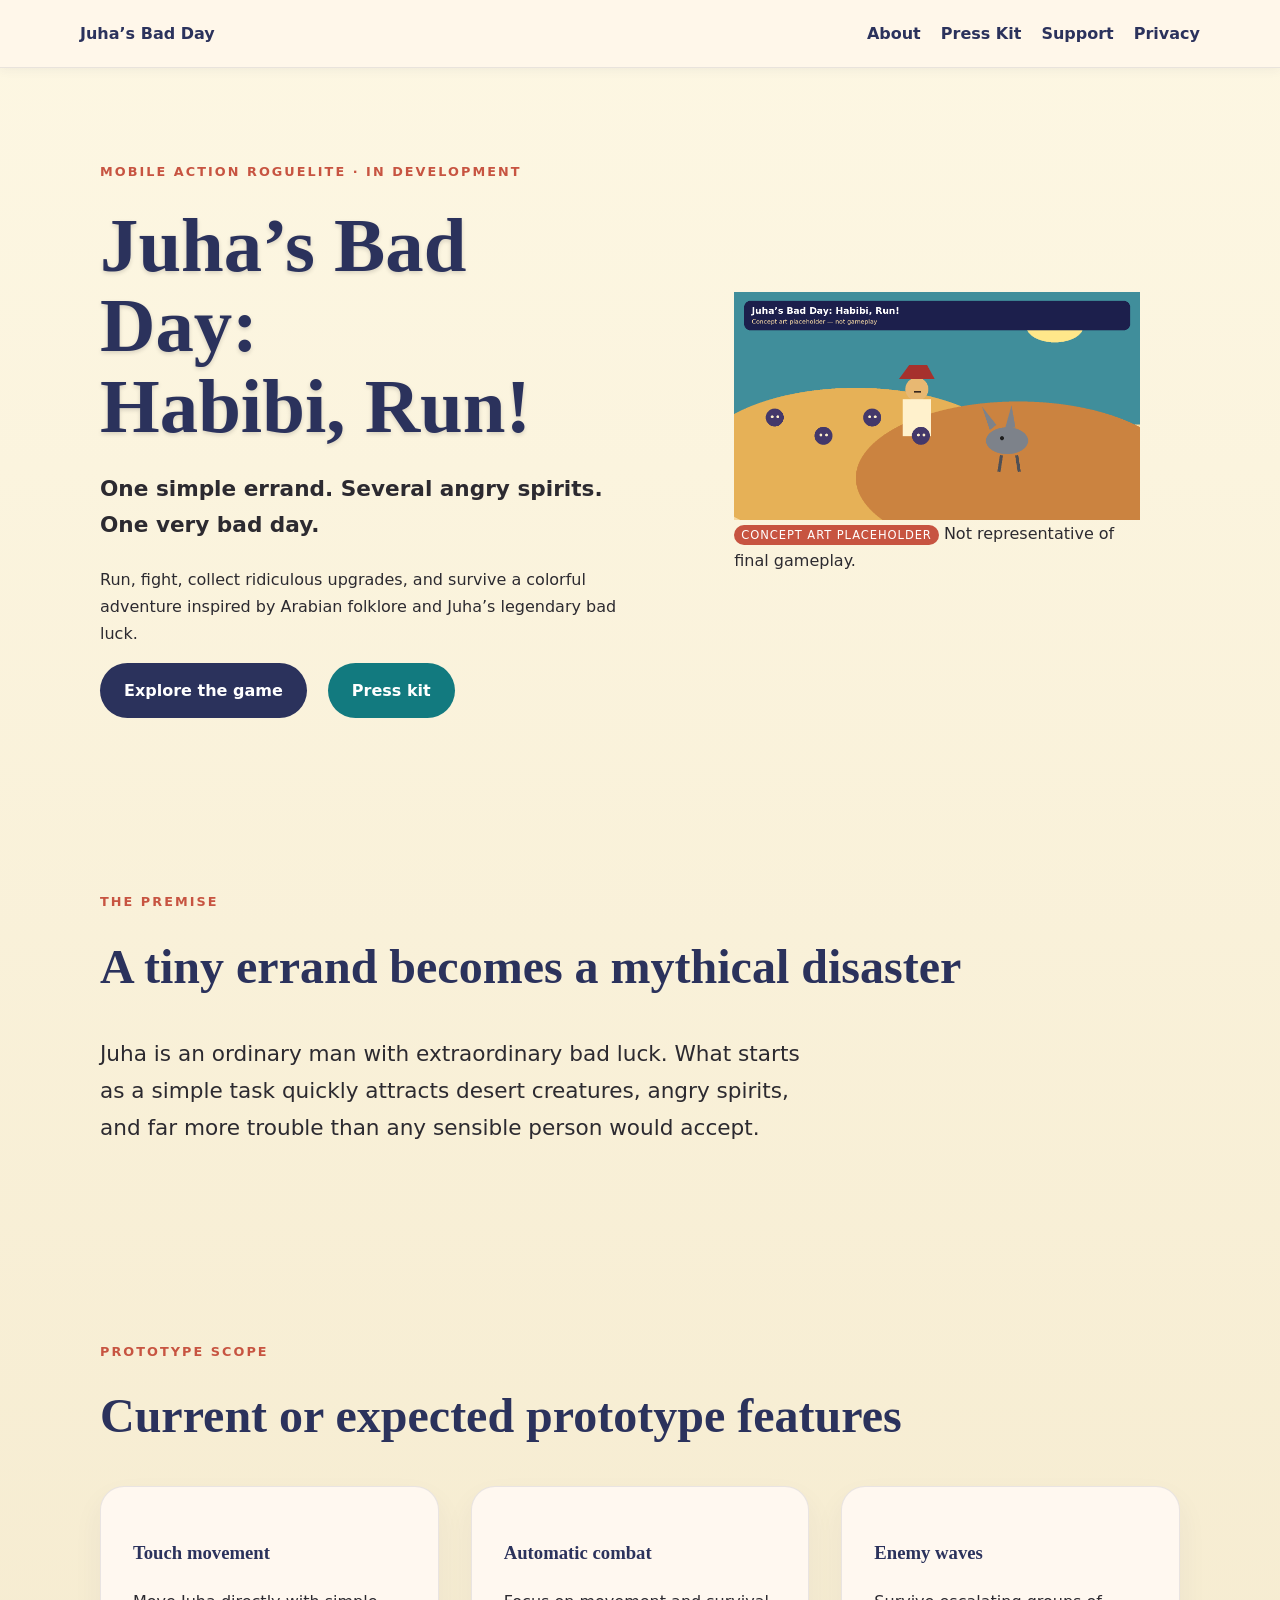
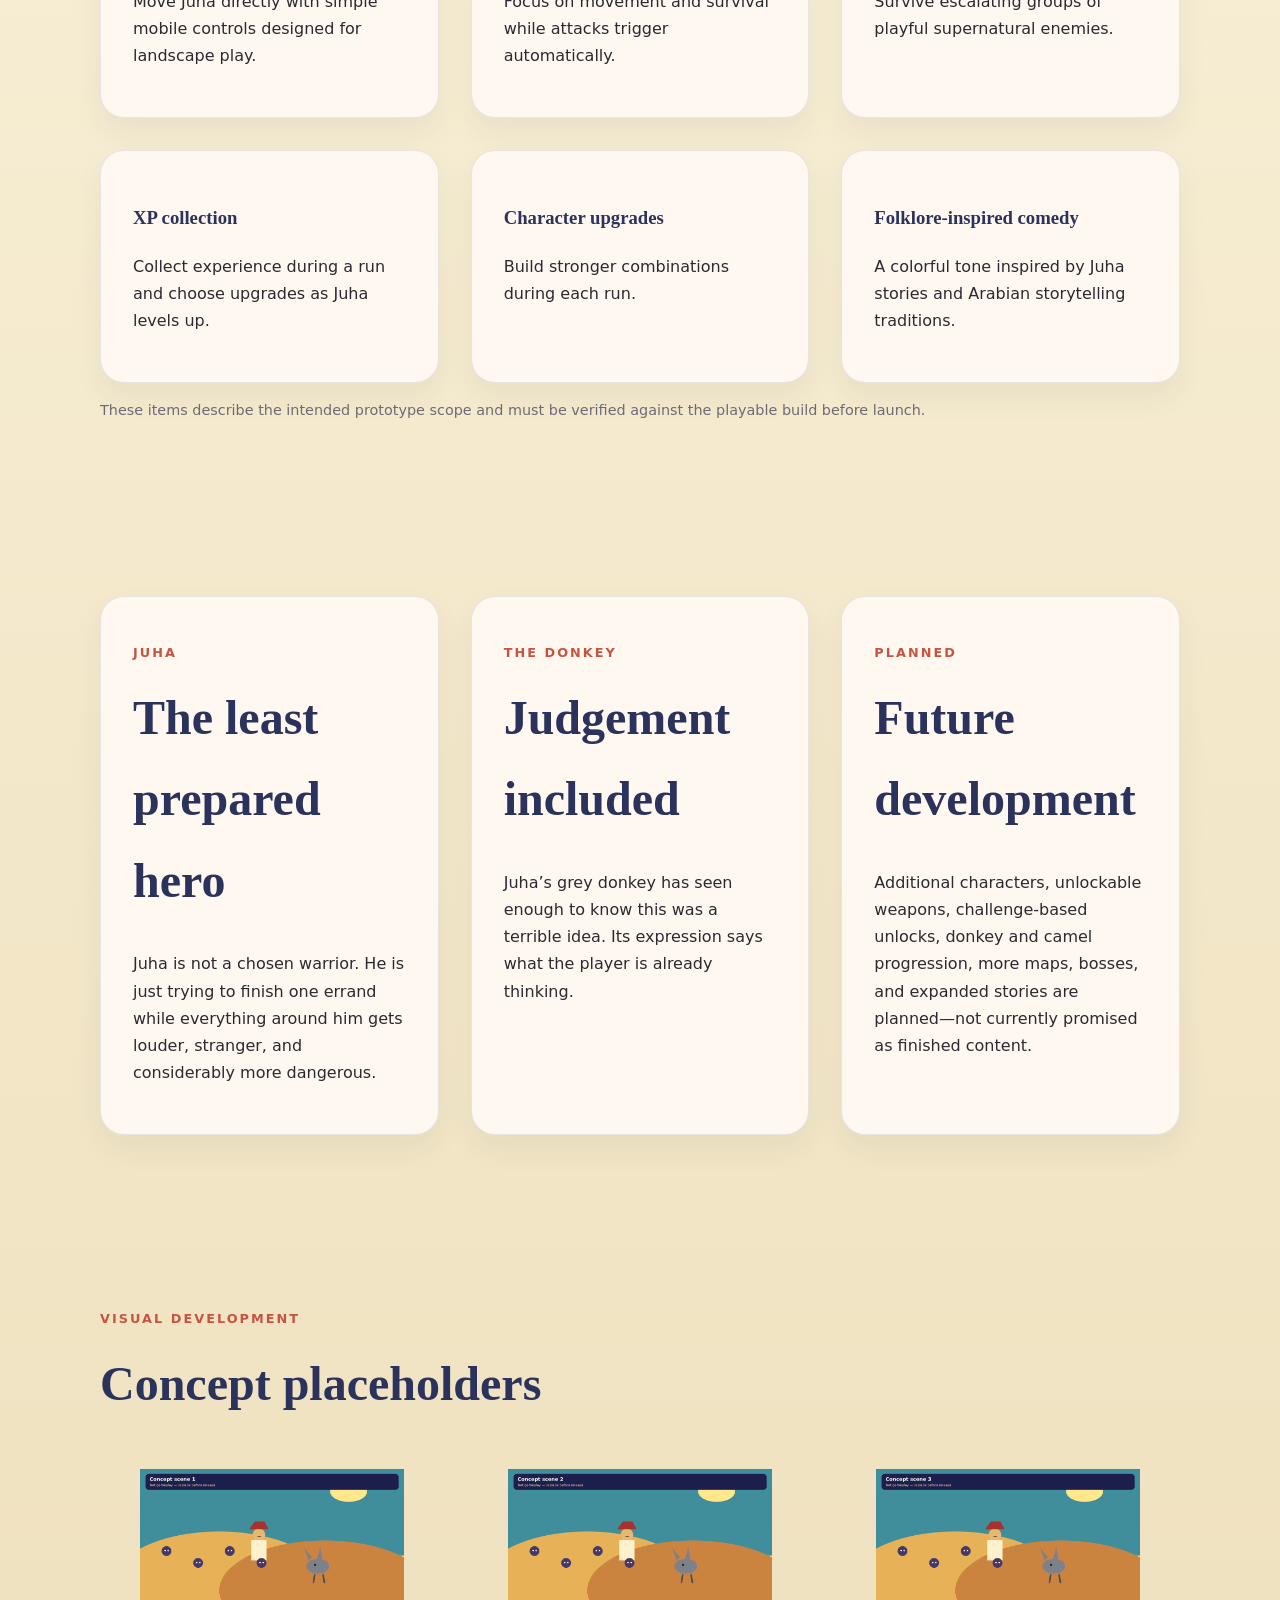
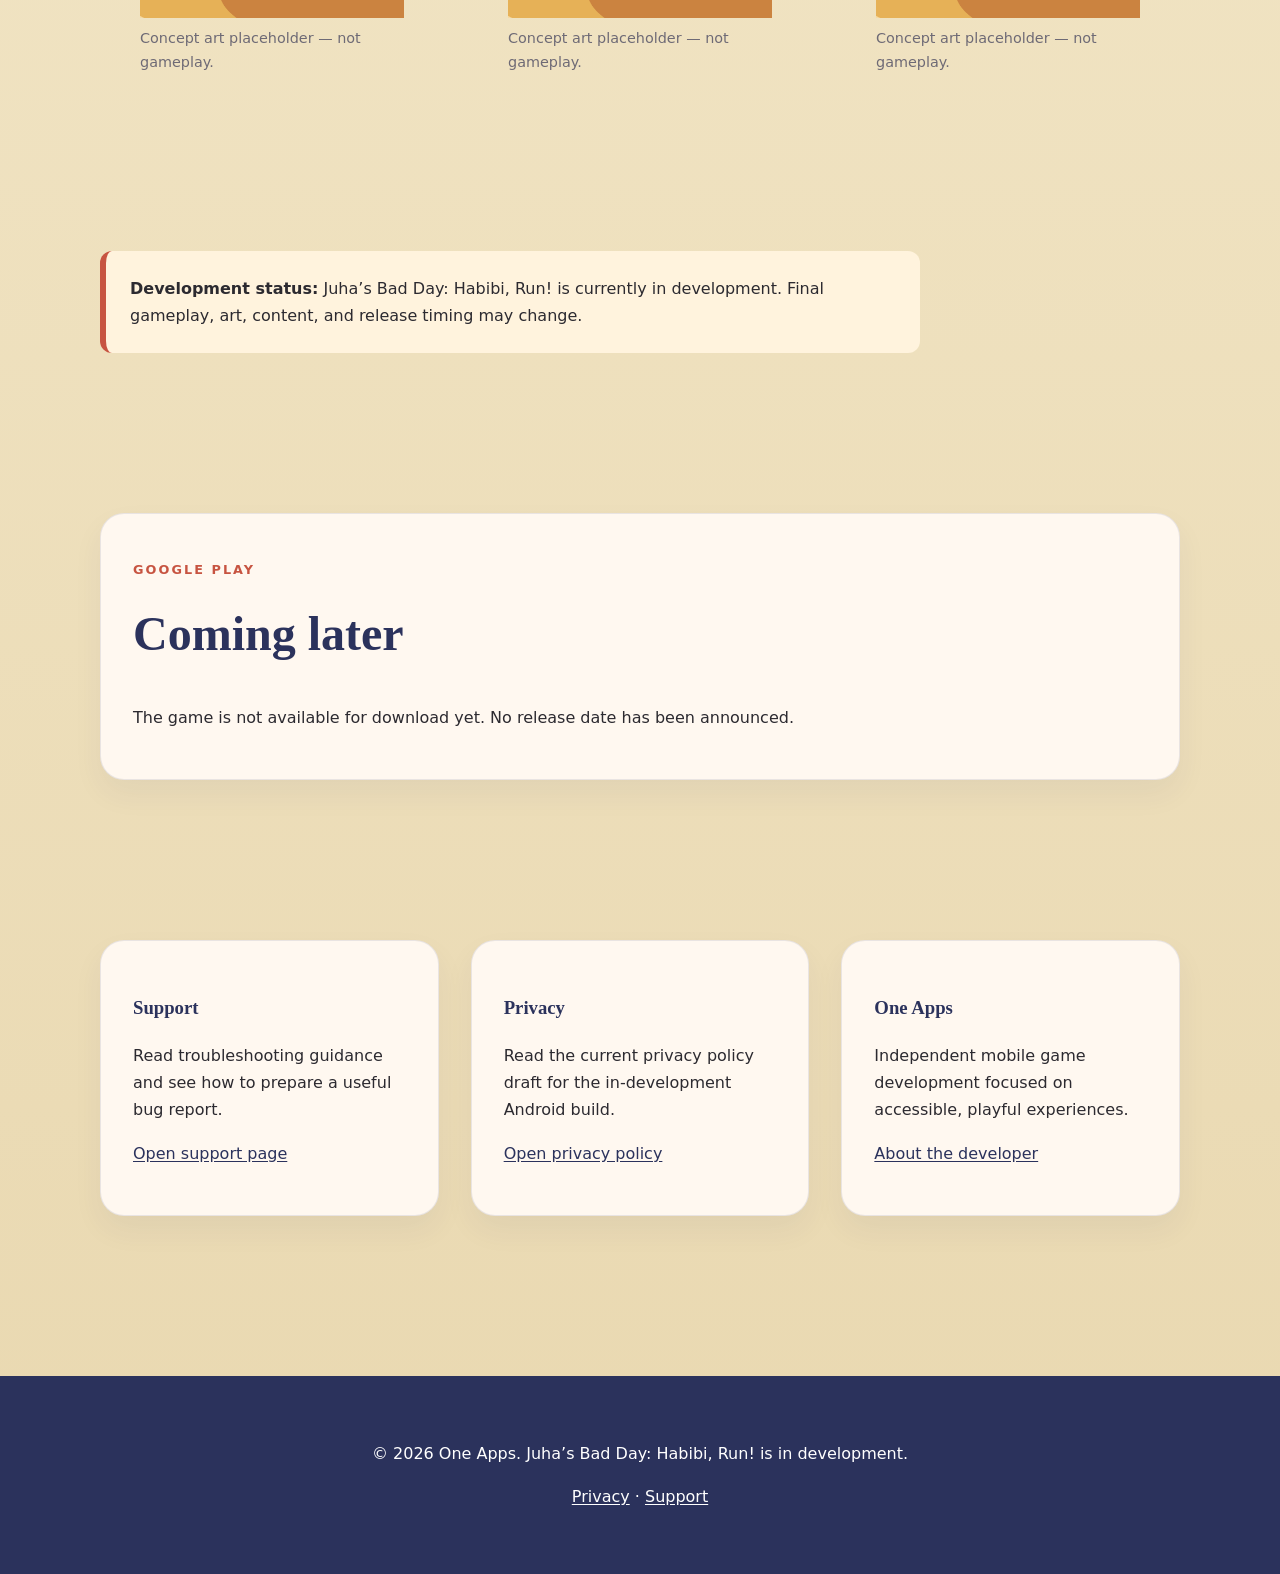
<file: index.html>
<!doctype html>
<html lang="en">
<head>
  <meta charset="utf-8">
  <meta name="viewport" content="width=device-width,initial-scale=1">
  <title>Juha’s Bad Day: Habibi, Run!</title>
  <meta name="description" content="A humorous mobile survivors-like inspired by Arabian folklore, Juha stories, desert adventures, and one very bad day.">
  <meta property="og:title" content="Juha’s Bad Day: Habibi, Run!">
  <meta property="og:description" content="A humorous mobile survivors-like inspired by Arabian folklore, Juha stories, desert adventures, and one very bad day.">
  <meta property="og:type" content="website">
  <meta property="og:image" content="hero-concept-1600x900.png">
  <meta name="theme-color" content="#0d5f63">
  <link rel="icon" href="favicon-48.png" sizes="48x48">
  <link rel="stylesheet" href="styles.css">
</head>
<body>
<header class="site-header">
  <a class="brand" href="index.html">Juha’s Bad Day</a>
  <nav aria-label="Primary navigation">
    <a href="about.html">About</a>
    <a href="presskit.html">Press Kit</a>
    <a href="support.html">Support</a>
    <a href="privacy.html">Privacy</a>
  </nav>
</header>
<main>
<section class="hero">
  <div>
    <p class="eyebrow">Mobile action roguelite · In development</p>
    <h1>Juha’s Bad Day:<br>Habibi, Run!</h1>
    <p class="lead"><strong>One simple errand. Several angry spirits. One very bad day.</strong></p>
    <p>Run, fight, collect ridiculous upgrades, and survive a colorful adventure inspired by Arabian folklore and Juha’s legendary bad luck.</p>
    <a class="button" href="#game">Explore the game</a>
    <a class="button alt" href="presskit.html">Press kit</a>
  </div>
  <figure>
    <img src="hero-concept-1600x900.png" alt="Concept art placeholder showing Juha and a grey donkey fleeing through a colorful desert">
    <figcaption><span class="asset-badge">Concept art placeholder</span> Not representative of final gameplay.</figcaption>
  </figure>
</section>
<section id="game">
  <p class="eyebrow">The premise</p>
  <h2>A tiny errand becomes a mythical disaster</h2>
  <p class="lead">Juha is an ordinary man with extraordinary bad luck. What starts as a simple task quickly attracts desert creatures, angry spirits, and far more trouble than any sensible person would accept.</p>
</section>
<section>
  <p class="eyebrow">Prototype scope</p>
  <h2>Current or expected prototype features</h2>
  <div class="grid">
    <article class="card"><h3>Touch movement</h3><p>Move Juha directly with simple mobile controls designed for landscape play.</p></article>
    <article class="card"><h3>Automatic combat</h3><p>Focus on movement and survival while attacks trigger automatically.</p></article>
    <article class="card"><h3>Enemy waves</h3><p>Survive escalating groups of playful supernatural enemies.</p></article>
    <article class="card"><h3>XP collection</h3><p>Collect experience during a run and choose upgrades as Juha levels up.</p></article>
    <article class="card"><h3>Character upgrades</h3><p>Build stronger combinations during each run.</p></article>
    <article class="card"><h3>Folklore-inspired comedy</h3><p>A colorful tone inspired by Juha stories and Arabian storytelling traditions.</p></article>
  </div>
  <p class="small">These items describe the intended prototype scope and must be verified against the playable build before launch.</p>
</section>
<section>
  <div class="grid">
    <article class="card"><p class="eyebrow">Juha</p><h2>The least prepared hero</h2><p>Juha is not a chosen warrior. He is just trying to finish one errand while everything around him gets louder, stranger, and considerably more dangerous.</p></article>
    <article class="card"><p class="eyebrow">The donkey</p><h2>Judgement included</h2><p>Juha’s grey donkey has seen enough to know this was a terrible idea. Its expression says what the player is already thinking.</p></article>
    <article class="card"><p class="eyebrow">Planned</p><h2>Future development</h2><p>Additional characters, unlockable weapons, challenge-based unlocks, donkey and camel progression, more maps, bosses, and expanded stories are planned—not currently promised as finished content.</p></article>
  </div>
</section>
<section>
  <p class="eyebrow">Visual development</p>
  <h2>Concept placeholders</h2>
  <div class="gallery">
    <figure><img src="phone-concept-01-1920x1080.png" alt="Concept placeholder of Juha fleeing dust spirits"><figcaption>Concept art placeholder — not gameplay.</figcaption></figure>
    <figure><img src="phone-concept-02-1920x1080.png" alt="Concept placeholder of Juha collecting an upgrade"><figcaption>Concept art placeholder — not gameplay.</figcaption></figure>
    <figure><img src="phone-concept-03-1920x1080.png" alt="Concept placeholder of Juha and his donkey in a desert"><figcaption>Concept art placeholder — not gameplay.</figcaption></figure>
  </div>
</section>
<section>
  <div class="notice"><strong>Development status:</strong> Juha’s Bad Day: Habibi, Run! is currently in development. Final gameplay, art, content, and release timing may change.</div>
</section>
<section>
  <div class="card"><p class="eyebrow">Google Play</p><h2>Coming later</h2><p>The game is not available for download yet. No release date has been announced.</p></div>
</section>
<section>
  <div class="grid"><article class="card"><h3>Support</h3><p>Read troubleshooting guidance and see how to prepare a useful bug report.</p><p><a href="support.html">Open support page</a></p></article><article class="card"><h3>Privacy</h3><p>Read the current privacy policy draft for the in-development Android build.</p><p><a href="privacy.html">Open privacy policy</a></p></article><article class="card"><h3>One Apps</h3><p>Independent mobile game development focused on accessible, playful experiences.</p><p><a href="about.html">About the developer</a></p></article></div>
</section>
</main>
<footer>
  <p>© 2026 One Apps. Juha’s Bad Day: Habibi, Run! is in development.</p>
  <p><a href="privacy.html">Privacy</a> · <a href="support.html">Support</a></p>
</footer>
<script src="site.js" defer></script>
</body>
</html>
</file>
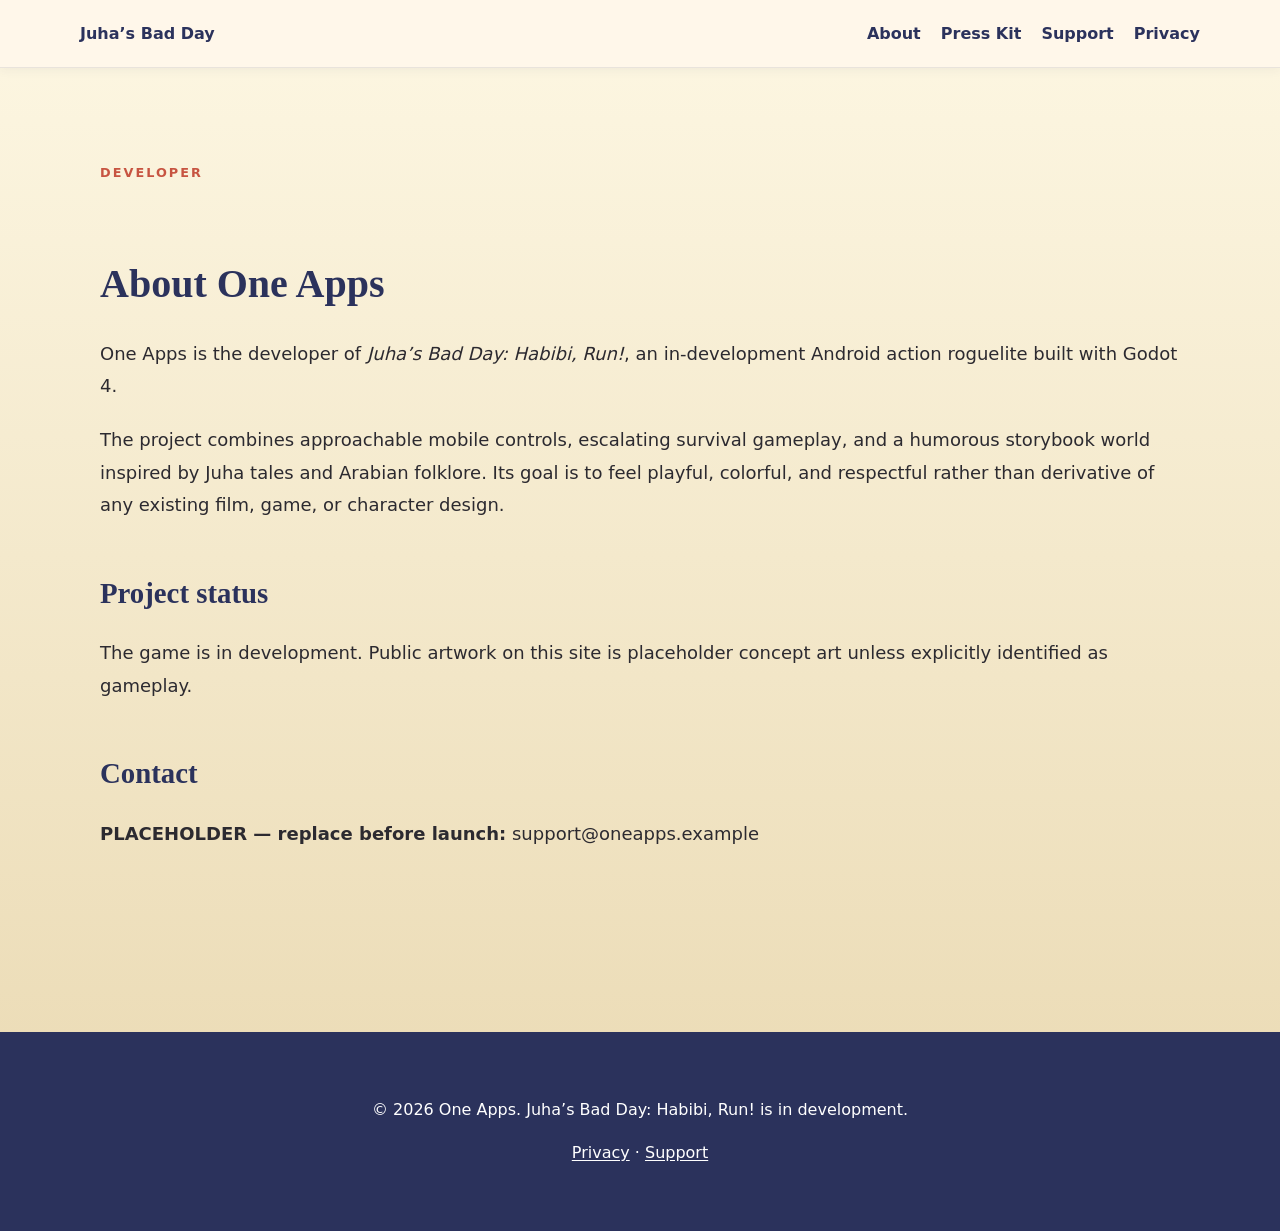
<file: about.html>
<!doctype html>
<html lang="en">
<head>
  <meta charset="utf-8">
  <meta name="viewport" content="width=device-width,initial-scale=1">
  <title>About — One Apps</title>
  <meta name="description" content="About One Apps and the in-development game Juha’s Bad Day: Habibi, Run!">
  <meta property="og:title" content="About — One Apps">
  <meta property="og:description" content="About One Apps and the in-development game Juha’s Bad Day: Habibi, Run!">
  <meta property="og:type" content="website">
  <meta property="og:image" content="hero-concept-1600x900.png">
  <meta name="theme-color" content="#0d5f63">
  <link rel="icon" href="favicon-48.png" sizes="48x48">
  <link rel="stylesheet" href="styles.css">
</head>
<body>
<header class="site-header">
  <a class="brand" href="index.html">Juha’s Bad Day</a>
  <nav aria-label="Primary navigation">
    <a href="about.html">About</a>
    <a href="presskit.html">Press Kit</a>
    <a href="support.html">Support</a>
    <a href="privacy.html">Privacy</a>
  </nav>
</header>
<main><section class="prose"><p class="eyebrow">Developer</p><h1>About One Apps</h1><p>One Apps is the developer of <em>Juha’s Bad Day: Habibi, Run!</em>, an in-development Android action roguelite built with Godot 4.</p><p>The project combines approachable mobile controls, escalating survival gameplay, and a humorous storybook world inspired by Juha tales and Arabian folklore. Its goal is to feel playful, colorful, and respectful rather than derivative of any existing film, game, or character design.</p><h2>Project status</h2><p>The game is in development. Public artwork on this site is placeholder concept art unless explicitly identified as gameplay.</p><h2>Contact</h2><p><strong>PLACEHOLDER — replace before launch:</strong> support@oneapps.example</p></section></main>
<footer>
  <p>© 2026 One Apps. Juha’s Bad Day: Habibi, Run! is in development.</p>
  <p><a href="privacy.html">Privacy</a> · <a href="support.html">Support</a></p>
</footer>
<script src="site.js" defer></script>
</body>
</html>
</file>
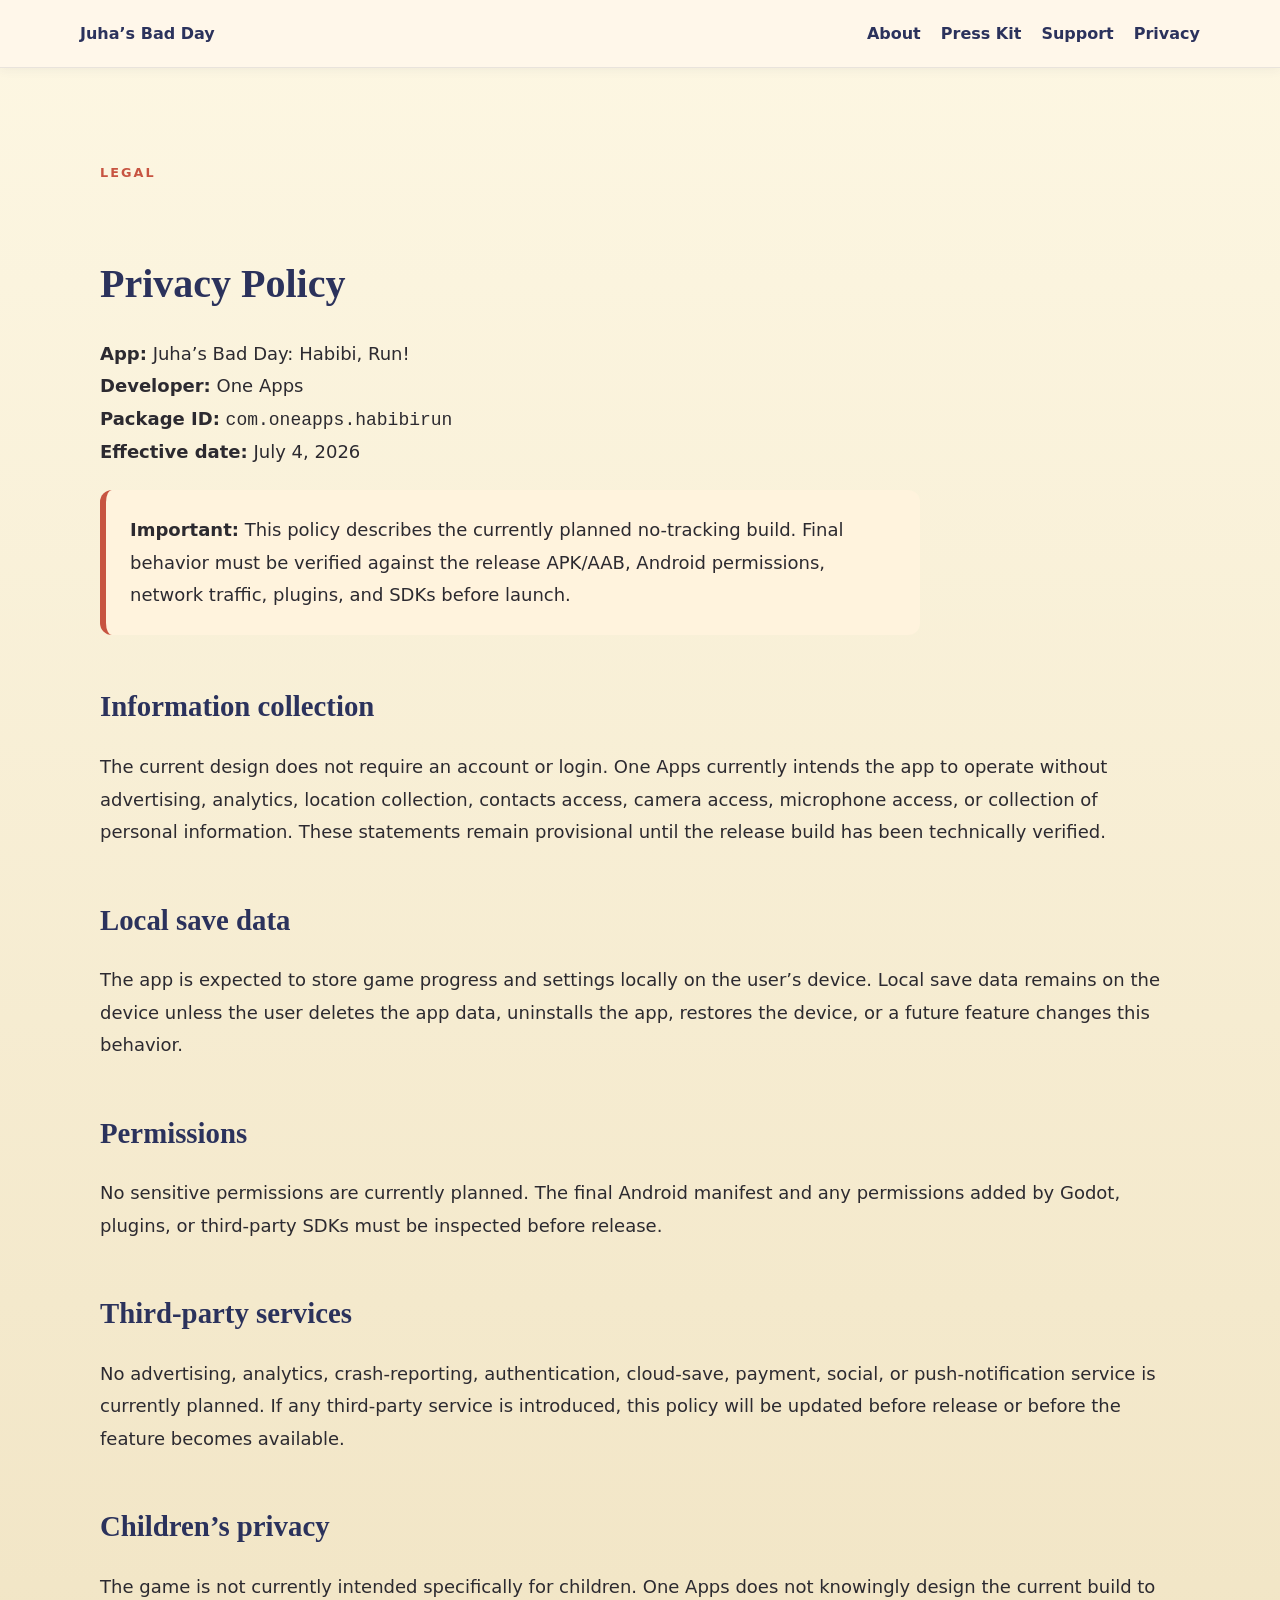
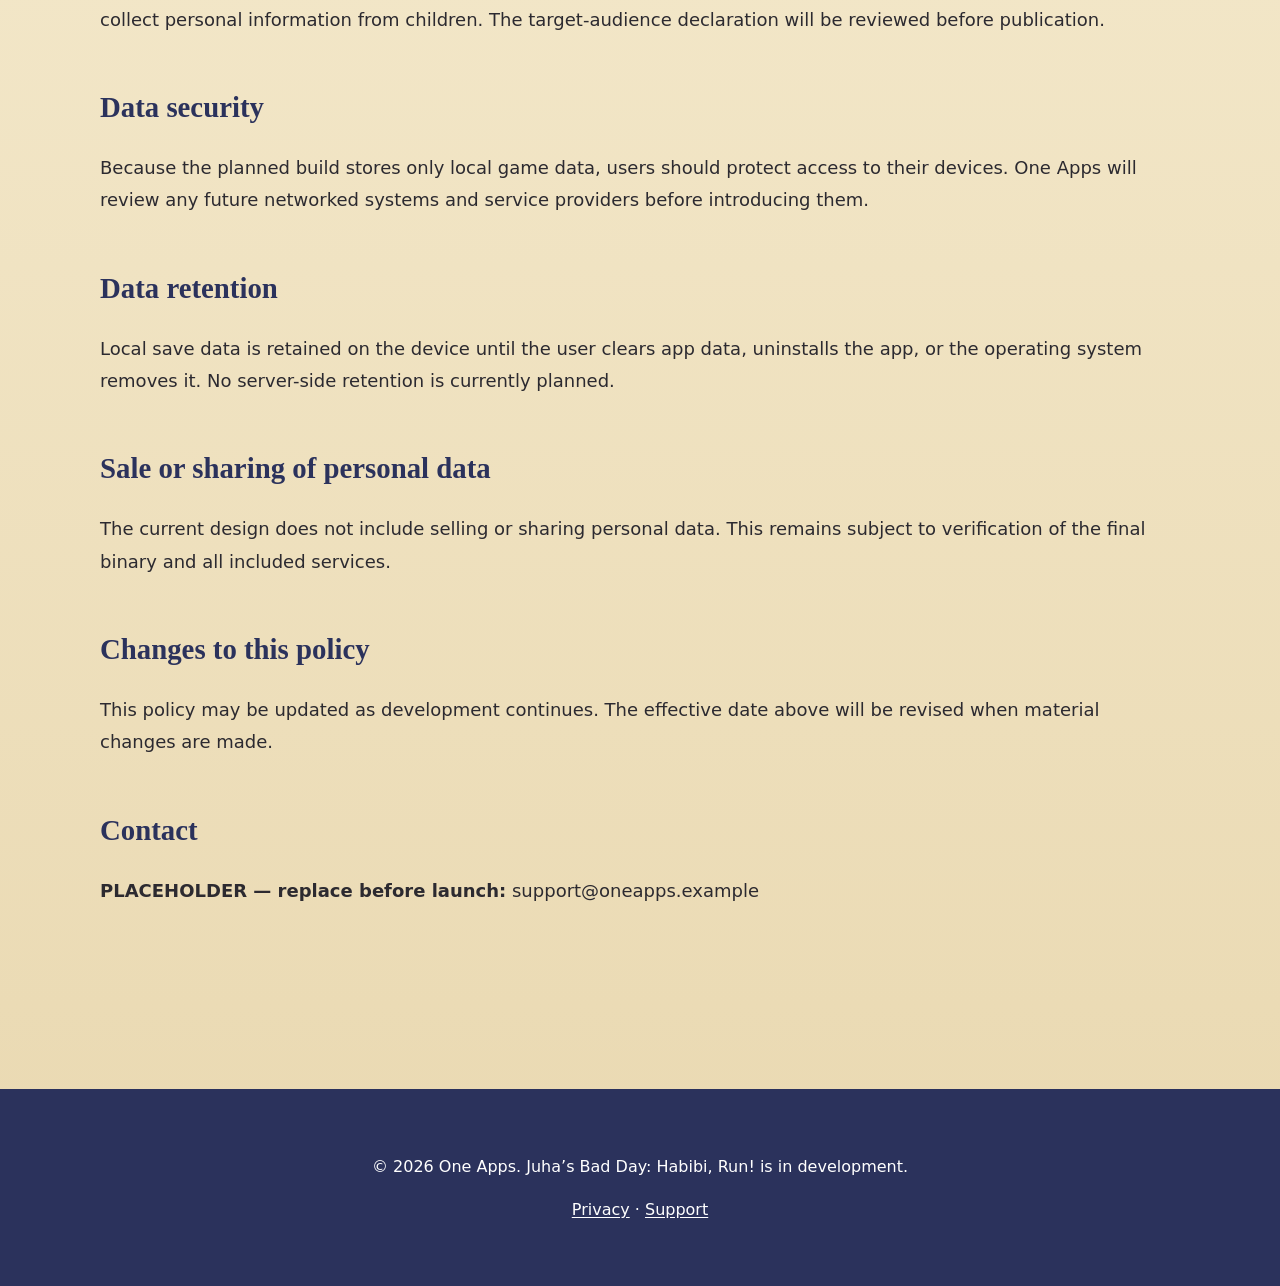
<file: privacy.html>
<!doctype html>
<html lang="en">
<head>
  <meta charset="utf-8">
  <meta name="viewport" content="width=device-width,initial-scale=1">
  <title>Privacy Policy — Juha’s Bad Day</title>
  <meta name="description" content="Privacy policy for Juha’s Bad Day: Habibi, Run! by One Apps.">
  <meta property="og:title" content="Privacy Policy — Juha’s Bad Day">
  <meta property="og:description" content="Privacy policy for Juha’s Bad Day: Habibi, Run! by One Apps.">
  <meta property="og:type" content="website">
  <meta property="og:image" content="hero-concept-1600x900.png">
  <meta name="theme-color" content="#0d5f63">
  <link rel="icon" href="favicon-48.png" sizes="48x48">
  <link rel="stylesheet" href="styles.css">
</head>
<body>
<header class="site-header">
  <a class="brand" href="index.html">Juha’s Bad Day</a>
  <nav aria-label="Primary navigation">
    <a href="about.html">About</a>
    <a href="presskit.html">Press Kit</a>
    <a href="support.html">Support</a>
    <a href="privacy.html">Privacy</a>
  </nav>
</header>
<main><section class="prose">
<p class="eyebrow">Legal</p><h1>Privacy Policy</h1>
<p><strong>App:</strong> Juha’s Bad Day: Habibi, Run!<br><strong>Developer:</strong> One Apps<br><strong>Package ID:</strong> <code>com.oneapps.habibirun</code><br><strong>Effective date:</strong> July 4, 2026</p>
<div class="notice"><strong>Important:</strong> This policy describes the currently planned no-tracking build. Final behavior must be verified against the release APK/AAB, Android permissions, network traffic, plugins, and SDKs before launch.</div>
<h2>Information collection</h2><p>The current design does not require an account or login. One Apps currently intends the app to operate without advertising, analytics, location collection, contacts access, camera access, microphone access, or collection of personal information. These statements remain provisional until the release build has been technically verified.</p>
<h2>Local save data</h2><p>The app is expected to store game progress and settings locally on the user’s device. Local save data remains on the device unless the user deletes the app data, uninstalls the app, restores the device, or a future feature changes this behavior.</p>
<h2>Permissions</h2><p>No sensitive permissions are currently planned. The final Android manifest and any permissions added by Godot, plugins, or third-party SDKs must be inspected before release.</p>
<h2>Third-party services</h2><p>No advertising, analytics, crash-reporting, authentication, cloud-save, payment, social, or push-notification service is currently planned. If any third-party service is introduced, this policy will be updated before release or before the feature becomes available.</p>
<h2>Children’s privacy</h2><p>The game is not currently intended specifically for children. One Apps does not knowingly design the current build to collect personal information from children. The target-audience declaration will be reviewed before publication.</p>
<h2>Data security</h2><p>Because the planned build stores only local game data, users should protect access to their devices. One Apps will review any future networked systems and service providers before introducing them.</p>
<h2>Data retention</h2><p>Local save data is retained on the device until the user clears app data, uninstalls the app, or the operating system removes it. No server-side retention is currently planned.</p>
<h2>Sale or sharing of personal data</h2><p>The current design does not include selling or sharing personal data. This remains subject to verification of the final binary and all included services.</p>
<h2>Changes to this policy</h2><p>This policy may be updated as development continues. The effective date above will be revised when material changes are made.</p>
<h2>Contact</h2><p><strong>PLACEHOLDER — replace before launch:</strong> support@oneapps.example</p>
</section></main>
<footer>
  <p>© 2026 One Apps. Juha’s Bad Day: Habibi, Run! is in development.</p>
  <p><a href="privacy.html">Privacy</a> · <a href="support.html">Support</a></p>
</footer>
<script src="site.js" defer></script>
</body>
</html>
</file>
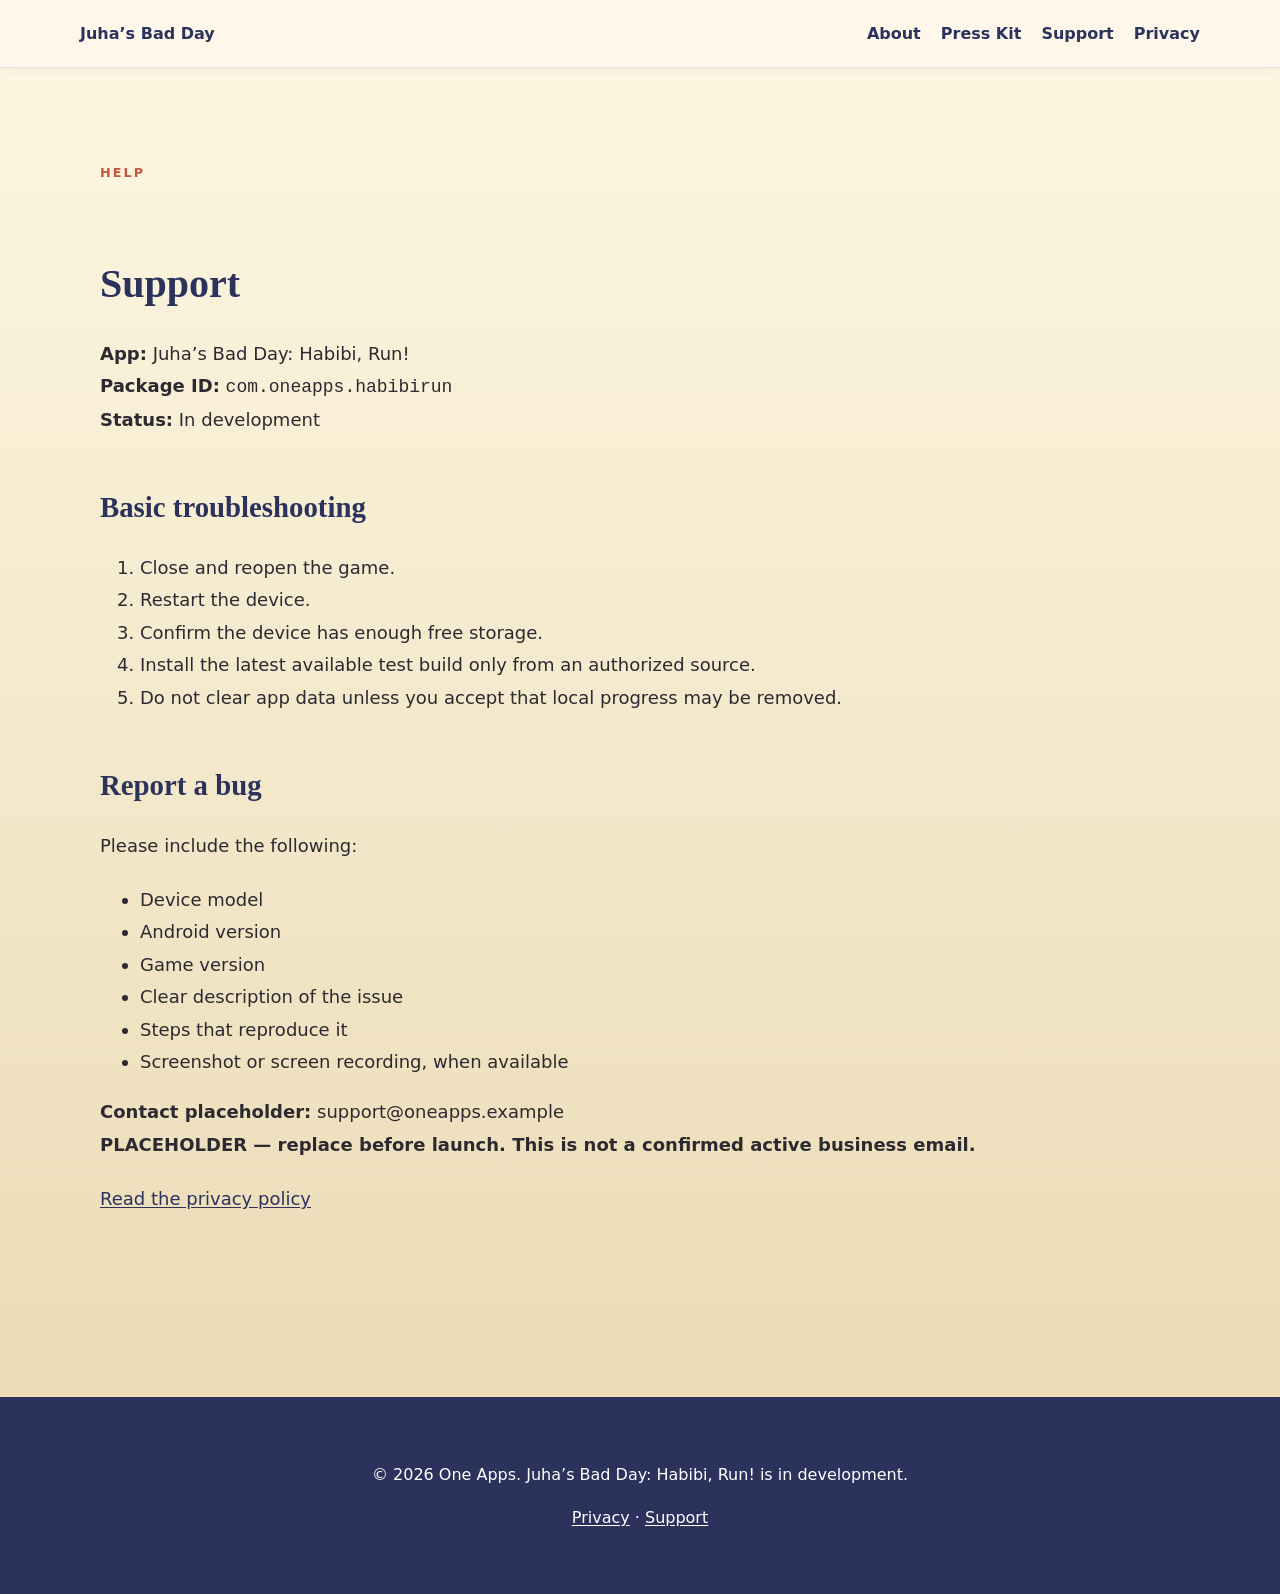
<file: support.html>
<!doctype html>
<html lang="en">
<head>
  <meta charset="utf-8">
  <meta name="viewport" content="width=device-width,initial-scale=1">
  <title>Support — Juha’s Bad Day</title>
  <meta name="description" content="Support and troubleshooting for Juha’s Bad Day: Habibi, Run!">
  <meta property="og:title" content="Support — Juha’s Bad Day">
  <meta property="og:description" content="Support and troubleshooting for Juha’s Bad Day: Habibi, Run!">
  <meta property="og:type" content="website">
  <meta property="og:image" content="hero-concept-1600x900.png">
  <meta name="theme-color" content="#0d5f63">
  <link rel="icon" href="favicon-48.png" sizes="48x48">
  <link rel="stylesheet" href="styles.css">
</head>
<body>
<header class="site-header">
  <a class="brand" href="index.html">Juha’s Bad Day</a>
  <nav aria-label="Primary navigation">
    <a href="about.html">About</a>
    <a href="presskit.html">Press Kit</a>
    <a href="support.html">Support</a>
    <a href="privacy.html">Privacy</a>
  </nav>
</header>
<main><section class="prose"><p class="eyebrow">Help</p><h1>Support</h1><p><strong>App:</strong> Juha’s Bad Day: Habibi, Run!<br><strong>Package ID:</strong> <code>com.oneapps.habibirun</code><br><strong>Status:</strong> In development</p>
<h2>Basic troubleshooting</h2><ol><li>Close and reopen the game.</li><li>Restart the device.</li><li>Confirm the device has enough free storage.</li><li>Install the latest available test build only from an authorized source.</li><li>Do not clear app data unless you accept that local progress may be removed.</li></ol>
<h2>Report a bug</h2><p>Please include the following:</p><ul><li>Device model</li><li>Android version</li><li>Game version</li><li>Clear description of the issue</li><li>Steps that reproduce it</li><li>Screenshot or screen recording, when available</li></ul>
<p><strong>Contact placeholder:</strong> support@oneapps.example<br><strong>PLACEHOLDER — replace before launch. This is not a confirmed active business email.</strong></p>
<p><a href="privacy.html">Read the privacy policy</a></p></section></main>
<footer>
  <p>© 2026 One Apps. Juha’s Bad Day: Habibi, Run! is in development.</p>
  <p><a href="privacy.html">Privacy</a> · <a href="support.html">Support</a></p>
</footer>
<script src="site.js" defer></script>
</body>
</html>
</file>
<file: styles.css>
/*
  This stylesheet defines a clean, modern design for the Juha’s Bad Day
  website. It aims to capture the playful spirit of Arabian folk tales
  with warm colours, generous spacing and soft shadows. Cards lift
  slightly on hover to suggest interactivity, buttons have subtle
  motion cues, and typography is scaled responsively for readability
  across devices.

  Colour variables at the top allow for easy experimentation with the
  palette while maintaining consistency throughout the site. The layout
  uses CSS grid and flexbox to adapt gracefully from large screens to
  small. This file replaces the earlier compact stylesheet and should
  be referenced by all pages via <link rel="stylesheet" href="styles.css">.
*/

:root {
  /*
    Adjusted palette for a warmer, storybook feel. The tones are
    slightly softer and more aged to evoke parchment and desert
    sunsets while retaining good contrast. Consider contrast ratios
    when altering these values further.
  */
  --sand: #e9d8b0;
  --cream: #fdf7e3;
  --turquoise: #127a7f;
  --indigo: #2b325c;
  --red: #c75441;
  --copper: #b07b45;
  --ink: #2c2a30;
  --muted: #6e6a75;
  --card: #fff8f0;
  --max: 1120px;
}

*, *::before, *::after {
  box-sizing: border-box;
}

html {
  scroll-behavior: smooth;
}

body {
  margin: 0;
  font-family: Inter, ui-sans-serif, system-ui, -apple-system,
    BlinkMacSystemFont, "Segoe UI", sans-serif;
  background: linear-gradient(180deg, var(--cream) 0%, var(--sand) 100%);
  color: var(--ink);
  line-height: 1.7;
  -webkit-font-smoothing: antialiased;
  -moz-osx-font-smoothing: grayscale;
}

a {
  color: var(--indigo);
  text-underline-offset: 2px;
}

img {
  max-width: 100%;
  height: auto;
  display: block;
}

.site-header {
  position: sticky;
  top: 0;
  z-index: 50;
  display: flex;
  justify-content: space-between;
  align-items: center;
  padding: 20px max(20px, calc((100vw - var(--max)) / 2));
  background: rgba(255, 247, 235, 0.96);
  backdrop-filter: blur(12px);
  border-bottom: 1px solid rgba(45, 53, 103, 0.1);
  box-shadow: 0 2px 10px rgba(45, 53, 103, 0.06);
}

.brand {
  font-weight: 900;
  text-decoration: none;
  color: var(--indigo);
}

nav {
  display: flex;
  gap: 20px;
  flex-wrap: wrap;
}

nav a {
  text-decoration: none;
  font-weight: 700;
  transition: color 0.2s ease;
}

nav a:hover {
  color: var(--turquoise);
}

main section {
  max-width: var(--max);
  margin: auto;
  padding: 80px 20px;
}

.hero {
  display: grid;
  grid-template-columns: 1.1fr 1fr;
  gap: 60px;
  align-items: center;
}

.eyebrow {
  text-transform: uppercase;
  letter-spacing: 0.16em;
  font-weight: 800;
  color: var(--red);
  font-size: 0.8rem;
}

.hero h1 {
  font-size: clamp(2.5rem, 6vw, 5rem);
  line-height: 1.05;
  margin: 0.3em 0;
  color: var(--indigo);
  font-family: Georgia, "Times New Roman", serif;
  text-shadow: 0 2px 4px rgba(0, 0, 0, 0.15);
}

.lead {
  font-size: 1.35rem;
  max-width: 52ch;
}

.button {
  display: inline-block;
  background: var(--indigo);
  color: white;
  padding: 14px 24px;
  border-radius: 999px;
  text-decoration: none;
  font-weight: 800;
  margin-right: 16px;
  transition: all 0.3s ease;
}

.button.alt {
  background: var(--turquoise);
}

.button:hover {
  transform: translateY(-2px);
  box-shadow: 0 6px 12px rgba(0, 0, 0, 0.12);
}

section h2 {
  font-size: clamp(1.8rem, 5vw, 3rem);
  margin-top: 0.2em;
  margin-bottom: 0.6em;
  color: var(--indigo);
  font-family: Georgia, "Times New Roman", serif;
}

.grid {
  display: grid;
  grid-template-columns: repeat(3, 1fr);
  gap: 32px;
}

/* Use a serif display font for h3 headings to reinforce the storybook aesthetic */
h3 {
  font-family: Georgia, "Times New Roman", serif;
  color: var(--indigo);
}

.card {
  background: var(--card);
  border-radius: 24px;
  border: 1px solid rgba(45, 53, 103, 0.1);
  padding: 32px;
  box-shadow: 0 14px 30px rgba(45, 53, 103, 0.06);
  transition: transform 0.25s ease, box-shadow 0.25s ease;
}

.card:hover {
  transform: translateY(-4px);
  box-shadow: 0 20px 40px rgba(45, 53, 103, 0.08);
}

.notice {
  border-left: 6px solid var(--red);
  background: #fff3dd;
  padding: 24px;
  border-radius: 12px;
  max-width: 820px;
}

.gallery {
  display: grid;
  grid-template-columns: repeat(3, 1fr);
  gap: 24px;
}

.gallery figcaption {
  font-size: 0.9rem;
  color: var(--muted);
  margin-top: 8px;
}

/* Basic typography container for prose pages such as About, Privacy and Support */
.prose {
  max-width: var(--max);
  margin: auto;
  padding: 80px 20px;
  line-height: 1.8;
  font-size: 1.125rem;
}

.prose h1,
.prose h2,
.prose h3 {
  font-family: Georgia, "Times New Roman", serif;
  color: var(--indigo);
  margin-top: 1.6em;
  margin-bottom: 0.4em;
}

.prose h1 {
  font-size: 2.5rem;
}

.prose h2 {
  font-size: 1.8rem;
}

.prose h3 {
  font-size: 1.4rem;
}

.prose p {
  margin-bottom: 1.2em;
}

footer {
  padding: 48px 20px;
  text-align: center;
  background: var(--indigo);
  color: white;
  margin-top: 80px;
}

footer a {
  color: white;
}

.small {
  font-size: 0.9rem;
  color: var(--muted);
}

.asset-badge {
  font-size: 0.72rem;
  text-transform: uppercase;
  letter-spacing: 0.08em;
  background: var(--red);
  color: white;
  padding: 3px 7px;
  border-radius: 999px;
}

@media (max-width: 900px) {
  .hero {
    grid-template-columns: 1fr;
    gap: 40px;
    text-align: center;
  }
  nav {
    flex-direction: column;
    align-items: flex-start;
    gap: 8px;
  }
  .grid,
  .gallery {
    grid-template-columns: 1fr;
  }
}
</file>
